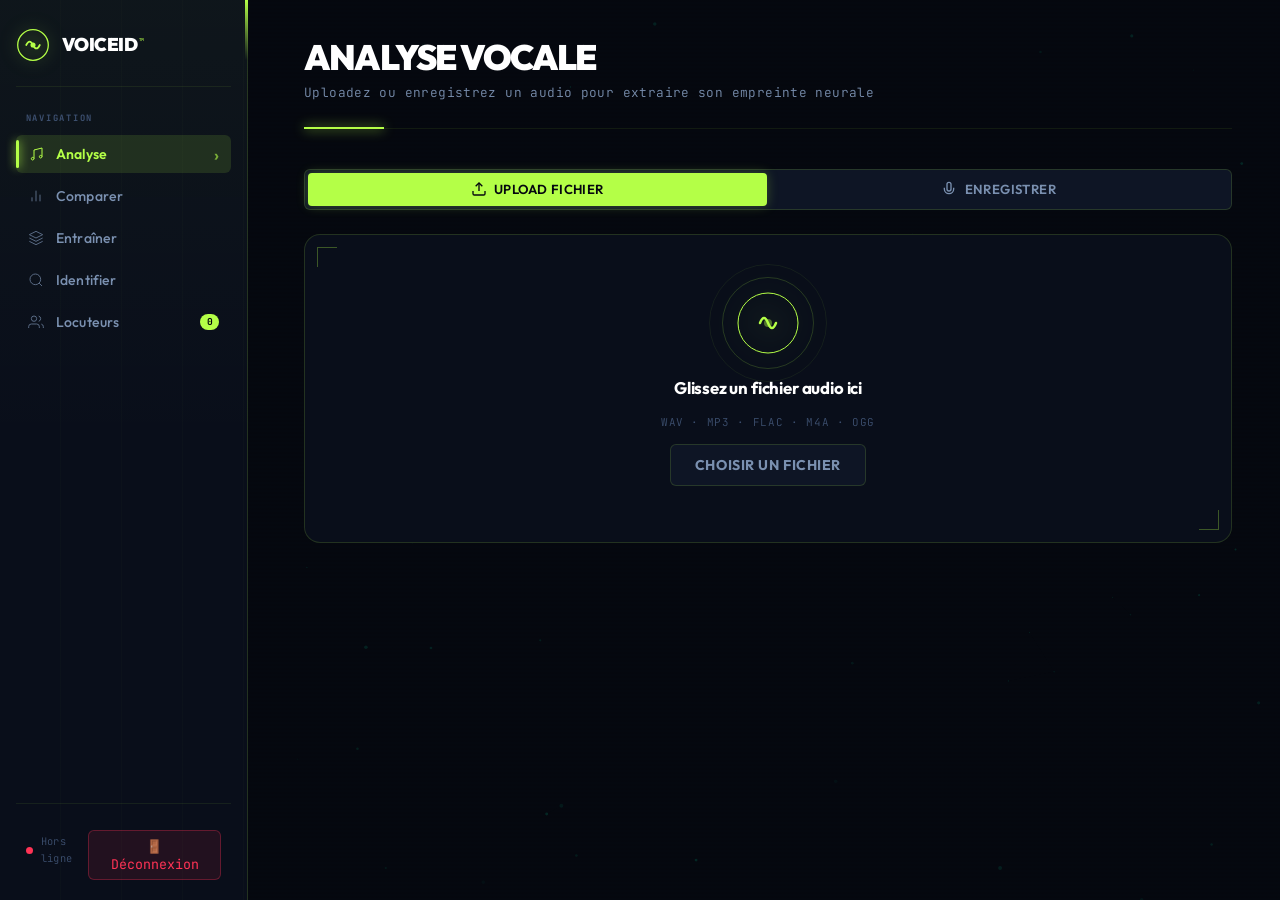
<file: frontend/index.html>
<!DOCTYPE html>
<html lang="fr">
<head>
  <meta charset="UTF-8"/>
  <meta name="viewport" content="width=device-width, initial-scale=1.0"/>
  <title>VoiceID — Neural Voice Recognition</title>
  <link rel="preconnect" href="https://fonts.googleapis.com"/>
  <link href="https://fonts.googleapis.com/css2?family=Space+Mono:wght@400;700&family=Syne:wght@400;600;700;800&display=swap" rel="stylesheet"/>
  <link rel="stylesheet" href="style.css"/>
</head>
<body>

<canvas id="bg-canvas"></canvas>

<!-- ── Sidebar ───────────────────────────────────────────────── -->
<nav class="sidebar" id="sidebar">
  <div class="sidebar-logo">
    <div class="logo-mark">
      <svg viewBox="0 0 40 40" fill="none">
        <circle cx="20" cy="20" r="18" stroke="currentColor" stroke-width="1.5"/>
        <path d="M12 20 Q16 12 20 20 Q24 28 28 20" stroke="currentColor" stroke-width="2" fill="none" stroke-linecap="round"/>
        <circle cx="20" cy="20" r="3" fill="currentColor"/>
      </svg>
    </div>
    <span class="logo-text">VoiceID</span>
  </div>

  <div class="nav-label">NAVIGATION</div>
  <ul class="nav-list">
    <li><button class="nav-btn active" data-tab="analyze">
      <span class="nav-icon"><svg viewBox="0 0 24 24" fill="none" stroke="currentColor" stroke-width="1.5"><path d="M9 19V6l12-3v13M9 19c0 1.1-.9 2-2 2s-2-.9-2-2 .9-2 2-2 2 .9 2 2zm12-3c0 1.1-.9 2-2 2s-2-.9-2-2 .9-2 2-2 2 .9 2 2z"/></svg></span>
      <span>Analyse</span>
    </button></li>
    <li><button class="nav-btn" data-tab="compare">
      <span class="nav-icon"><svg viewBox="0 0 24 24" fill="none" stroke="currentColor" stroke-width="1.5"><path d="M18 20V10M12 20V4M6 20v-6"/></svg></span>
      <span>Comparer</span>
    </button></li>
    <li><button class="nav-btn" data-tab="train">
      <span class="nav-icon"><svg viewBox="0 0 24 24" fill="none" stroke="currentColor" stroke-width="1.5"><path d="M12 2L2 7l10 5 10-5-10-5zM2 17l10 5 10-5M2 12l10 5 10-5"/></svg></span>
      <span>Entraîner</span>
    </button></li>
    <li><button class="nav-btn" data-tab="identify">
      <span class="nav-icon"><svg viewBox="0 0 24 24" fill="none" stroke="currentColor" stroke-width="1.5"><circle cx="11" cy="11" r="8"/><path d="m21 21-4.35-4.35"/></svg></span>
      <span>Identifier</span>
    </button></li>
    <li><button class="nav-btn" data-tab="speakers">
      <span class="nav-icon"><svg viewBox="0 0 24 24" fill="none" stroke="currentColor" stroke-width="1.5"><path d="M17 21v-2a4 4 0 0 0-4-4H5a4 4 0 0 0-4 4v2"/><circle cx="9" cy="7" r="4"/><path d="M23 21v-2a4 4 0 0 0-3-3.87"/><path d="M16 3.13a4 4 0 0 1 0 7.75"/></svg></span>
      <span>Locuteurs</span>
      <span class="nav-badge" id="badge-speakers">0</span>
    </button></li>
  </ul>

  <div class="sidebar-status">
    <div class="status-indicator" id="status-dot"></div>
    <span id="status-text">Connexion...</span>
  </div>
</nav>

<button class="mobile-nav-toggle" id="nav-toggle"><span></span><span></span><span></span></button>

<!-- ── Main ──────────────────────────────────────────────────── -->
<main class="main-content">

  <!-- ══ ANALYSE ══════════════════════════════════════════════ -->
  <section class="tab-panel active" id="tab-analyze">
    <div class="panel-header">
      <div>
        <h1 class="panel-title">Analyse Vocale</h1>
        <p class="panel-sub">Uploadez ou enregistrez un audio pour extraire son empreinte neurale</p>
      </div>
    </div>

    <!-- Source toggle -->
    <div class="source-toggle" id="analyze-toggle">
      <button class="src-btn active" data-src="upload" data-target="analyze">
        <svg viewBox="0 0 24 24" fill="none" stroke="currentColor" stroke-width="2" width="16" height="16"><path d="M21 15v4a2 2 0 0 1-2 2H5a2 2 0 0 1-2-2v-4"/><polyline points="17 8 12 3 7 8"/><line x1="12" y1="3" x2="12" y2="15"/></svg>
        Upload fichier
      </button>
      <button class="src-btn" data-src="record" data-target="analyze">
        <svg viewBox="0 0 24 24" fill="none" stroke="currentColor" stroke-width="2" width="16" height="16"><path d="M12 2a3 3 0 0 1 3 3v7a3 3 0 0 1-6 0V5a3 3 0 0 1 3-3z"/><path d="M19 10v2a7 7 0 0 1-14 0v-2"/></svg>
        Enregistrer
      </button>
    </div>

    <!-- Upload panel -->
    <div class="src-panel" id="analyze-upload-panel">
      <div class="drop-zone" id="analyze-dropzone">
        <div class="drop-inner">
          <div class="drop-icon">
            <svg viewBox="0 0 64 64" fill="none"><circle cx="32" cy="32" r="30" stroke="currentColor" stroke-width="1"/><path d="M24 32 Q28 22 32 32 Q36 42 40 32" stroke="currentColor" stroke-width="2.5" fill="none" stroke-linecap="round"/><circle cx="32" cy="32" r="4" fill="currentColor" opacity=".4"/></svg>
            <div class="drop-rings"></div>
          </div>
          <p class="drop-title">Glissez un fichier audio ici</p>
          <p class="drop-sub">WAV · MP3 · FLAC · M4A · OGG</p>
          <input type="file" id="analyze-input" accept=".wav,.mp3,.flac,.m4a,.ogg" hidden/>
          <button class="btn btn-ghost" onclick="document.getElementById('analyze-input').click()">Choisir un fichier</button>
        </div>
      </div>
    </div>

    <!-- Record panel -->
    <div class="src-panel hidden" id="analyze-record-panel">
      <div class="recorder-card" id="analyze-recorder">
        <div class="rec-visualizer" id="analyze-viz">
          <canvas id="analyze-canvas" width="500" height="80"></canvas>
        </div>
        <div class="rec-timer" id="analyze-timer">0:00</div>
        <div class="rec-controls">
          <button class="btn btn-record" id="analyze-rec-btn" onclick="toggleRecord('analyze')">
            <span class="rec-dot"></span> Commencer l'enregistrement
          </button>
          <button class="btn btn-ghost btn-sm hidden" id="analyze-send-btn" onclick="sendRecording('analyze')">
            <svg viewBox="0 0 24 24" fill="none" stroke="currentColor" stroke-width="2" width="16" height="16"><line x1="22" y1="2" x2="11" y2="13"/><polygon points="22 2 15 22 11 13 2 9 22 2"/></svg>
            Analyser cet audio
          </button>
        </div>
        <p class="rec-hint">Parlez clairement · Minimum 3 secondes · 16kHz WAV</p>
      </div>
    </div>

    <div class="result-card hidden" id="analyze-result"></div>
  </section>

  <!-- ══ COMPARER ══════════════════════════════════════════════ -->
  <section class="tab-panel" id="tab-compare">
    <div class="panel-header">
      <div>
        <h1 class="panel-title">Comparaison</h1>
        <p class="panel-sub">Comparez deux voix et mesurez leur similarité</p>
      </div>
    </div>

    <div class="compare-layout">
      <div class="compare-slot">
        <div class="slot-label">VOIX A</div>
        <div class="source-toggle mini" id="compare1-toggle">
          <button class="src-btn active" data-src="upload" data-target="compare1">Upload</button>
          <button class="src-btn" data-src="record" data-target="compare1">Micro</button>
        </div>
        <div id="compare1-upload-panel">
          <div class="slot-drop" id="slot1-drop">
            <div class="slot-icon"><svg viewBox="0 0 24 24" fill="none" stroke="currentColor" stroke-width="1.5"><path d="M12 2a3 3 0 0 1 3 3v7a3 3 0 0 1-6 0V5a3 3 0 0 1 3-3z"/><path d="M19 10v2a7 7 0 0 1-14 0v-2M12 19v3M8 22h8"/></svg></div>
            <p>Déposez ou cliquez</p>
            <input type="file" id="compare1-input" accept=".wav,.mp3,.flac,.m4a,.ogg" hidden/>
          </div>
        </div>
        <div id="compare1-record-panel" class="hidden">
          <div class="recorder-card mini">
            <canvas id="compare1-canvas" width="300" height="50"></canvas>
            <div class="rec-timer mini" id="compare1-timer">0:00</div>
            <div class="rec-controls mini">
              <button class="btn btn-record btn-sm" id="compare1-rec-btn" onclick="toggleRecord('compare1')">
                <span class="rec-dot"></span> Enregistrer
              </button>
              <button class="btn btn-ghost btn-sm hidden" id="compare1-send-btn" onclick="sendRecording('compare1')">✓ Utiliser</button>
            </div>
          </div>
        </div>
        <div class="slot-filename" id="slot1-name"></div>
      </div>

      <div class="vs-divider"><span>VS</span></div>

      <div class="compare-slot">
        <div class="slot-label">VOIX B</div>
        <div class="source-toggle mini" id="compare2-toggle">
          <button class="src-btn active" data-src="upload" data-target="compare2">Upload</button>
          <button class="src-btn" data-src="record" data-target="compare2">Micro</button>
        </div>
        <div id="compare2-upload-panel">
          <div class="slot-drop" id="slot2-drop">
            <div class="slot-icon"><svg viewBox="0 0 24 24" fill="none" stroke="currentColor" stroke-width="1.5"><path d="M12 2a3 3 0 0 1 3 3v7a3 3 0 0 1-6 0V5a3 3 0 0 1 3-3z"/><path d="M19 10v2a7 7 0 0 1-14 0v-2M12 19v3M8 22h8"/></svg></div>
            <p>Déposez ou cliquez</p>
            <input type="file" id="compare2-input" accept=".wav,.mp3,.flac,.m4a,.ogg" hidden/>
          </div>
        </div>
        <div id="compare2-record-panel" class="hidden">
          <div class="recorder-card mini">
            <canvas id="compare2-canvas" width="300" height="50"></canvas>
            <div class="rec-timer mini" id="compare2-timer">0:00</div>
            <div class="rec-controls mini">
              <button class="btn btn-record btn-sm" id="compare2-rec-btn" onclick="toggleRecord('compare2')">
                <span class="rec-dot"></span> Enregistrer
              </button>
              <button class="btn btn-ghost btn-sm hidden" id="compare2-send-btn" onclick="sendRecording('compare2')">✓ Utiliser</button>
            </div>
          </div>
        </div>
        <div class="slot-filename" id="slot2-name"></div>
      </div>
    </div>

    <div style="text-align:center;margin:2rem 0">
      <button class="btn btn-primary" id="compare-btn" disabled>
        <svg viewBox="0 0 24 24" fill="none" stroke="currentColor" stroke-width="2" width="18" height="18"><path d="M18 20V10M12 20V4M6 20v-6"/></svg>
        Analyser la similarité
      </button>
    </div>
    <div class="result-card hidden" id="compare-result"></div>
  </section>

  <!-- ══ ENTRAÎNER ═════════════════════════════════════════════ -->
  <section class="tab-panel" id="tab-train">
    <div class="panel-header">
      <div>
        <h1 class="panel-title">Entraîner un modèle</h1>
        <p class="panel-sub">Upload ou enregistrez 3+ audios, puis lancez l'entraînement</p>
      </div>
    </div>

    <div class="train-layout">
      <div class="form-card">
        <label class="field-label">NOM DU LOCUTEUR</label>
        <input type="text" id="speaker-name" class="field-input" placeholder="ex: Marie_Dupont" autocomplete="off"/>

        <label class="field-label" style="margin-top:1.5rem">SOURCES AUDIO</label>

        <!-- Toggle upload / record -->
        <div class="source-toggle" id="train-toggle">
          <button class="src-btn active" data-src="upload" data-target="train">
            <svg viewBox="0 0 24 24" fill="none" stroke="currentColor" stroke-width="2" width="14" height="14"><path d="M21 15v4a2 2 0 0 1-2 2H5a2 2 0 0 1-2-2v-4"/><polyline points="17 8 12 3 7 8"/><line x1="12" y1="3" x2="12" y2="15"/></svg>
            Upload fichiers
          </button>
          <button class="src-btn" data-src="record" data-target="train">
            <svg viewBox="0 0 24 24" fill="none" stroke="currentColor" stroke-width="2" width="14" height="14"><path d="M12 2a3 3 0 0 1 3 3v7a3 3 0 0 1-6 0V5a3 3 0 0 1 3-3z"/><path d="M19 10v2a7 7 0 0 1-14 0v-2"/></svg>
            Enregistrer
          </button>
        </div>

        <!-- Upload panel -->
        <div id="train-upload-panel">
          <div class="train-dropzone" id="train-dropzone">
            <input type="file" id="train-input" multiple accept=".wav,.mp3,.flac,.m4a,.ogg" hidden/>
            <svg viewBox="0 0 24 24" fill="none" stroke="currentColor" stroke-width="1.5" width="32" height="32"><path d="M21 15v4a2 2 0 0 1-2 2H5a2 2 0 0 1-2-2v-4"/><polyline points="17 8 12 3 7 8"/><line x1="12" y1="3" x2="12" y2="15"/></svg>
            <p>Glissez vos fichiers ici ou <button class="btn-link" onclick="document.getElementById('train-input').click()">parcourir</button></p>
            <p class="hint">Recommandé : 3+ fichiers · 5–30 sec chacun</p>
          </div>
        </div>

        <!-- Record panel for training -->
        <div id="train-record-panel" class="hidden">
          <div class="train-recorder-card">
            <div class="train-rec-header">
              <span class="field-label" style="margin:0">SESSION D'ENREGISTREMENT</span>
              <span class="rec-count-badge" id="train-rec-count">0 / 3 min</span>
            </div>
            <div class="rec-visualizer">
              <canvas id="train-canvas" width="460" height="70"></canvas>
            </div>
            <div class="rec-timer" id="train-timer">0:00</div>
            <div class="rec-controls">
              <button class="btn btn-record" id="train-rec-btn" onclick="toggleRecord('train')">
                <span class="rec-dot"></span> <span id="train-rec-label">Enregistrer l'échantillon</span>
              </button>
              <button class="btn btn-ghost btn-sm hidden" id="train-save-btn" onclick="saveTrainRecording()">
                <svg viewBox="0 0 24 24" fill="none" stroke="currentColor" stroke-width="2" width="14" height="14"><polyline points="20 6 9 17 4 12"/></svg>
                Sauvegarder cet échantillon
              </button>
            </div>
            <p class="rec-hint">Enregistrez au moins 3 échantillons différents · Parlez naturellement</p>
            <div class="train-rec-previews" id="train-rec-previews"></div>
          </div>
        </div>

        <!-- Shared file list (upload + recorded) -->
        <div class="file-list" id="train-file-list"></div>

        <button class="btn btn-primary btn-full" id="train-btn" disabled>
          <svg viewBox="0 0 24 24" fill="none" stroke="currentColor" stroke-width="2" width="18" height="18"><path d="M12 2L2 7l10 5 10-5-10-5zM2 17l10 5 10-5M2 12l10 5 10-5"/></svg>
          Entraîner le modèle
        </button>
      </div>
      <div class="result-card hidden" id="train-result" style="flex:1;min-width:280px;align-self:start"></div>
    </div>
  </section>

  <!-- ══ IDENTIFIER ════════════════════════════════════════════ -->
  <section class="tab-panel" id="tab-identify">
    <div class="panel-header">
      <div>
        <h1 class="panel-title">Identification</h1>
        <p class="panel-sub">Uploadez ou parlez au micro pour identifier le locuteur</p>
      </div>
    </div>

    <!-- Toggle -->
    <div class="source-toggle" id="identify-toggle">
      <button class="src-btn active" data-src="upload" data-target="identify">
        <svg viewBox="0 0 24 24" fill="none" stroke="currentColor" stroke-width="2" width="16" height="16"><path d="M21 15v4a2 2 0 0 1-2 2H5a2 2 0 0 1-2-2v-4"/><polyline points="17 8 12 3 7 8"/><line x1="12" y1="3" x2="12" y2="15"/></svg>
        Upload fichier
      </button>
      <button class="src-btn" data-src="record" data-target="identify">
        <svg viewBox="0 0 24 24" fill="none" stroke="currentColor" stroke-width="2" width="16" height="16"><path d="M12 2a3 3 0 0 1 3 3v7a3 3 0 0 1-6 0V5a3 3 0 0 1 3-3z"/><path d="M19 10v2a7 7 0 0 1-14 0v-2"/></svg>
        Micro en direct
      </button>
    </div>

    <!-- Upload panel -->
    <div class="src-panel" id="identify-upload-panel">
      <div class="drop-zone" id="identify-dropzone">
        <div class="drop-inner">
          <div class="drop-icon identify-icon">
            <svg viewBox="0 0 64 64" fill="none"><circle cx="32" cy="20" r="10" stroke="currentColor" stroke-width="1.5"/><path d="M12 56c0-11 9-20 20-20s20 9 20 20" stroke="currentColor" stroke-width="1.5"/><circle cx="32" cy="32" r="30" stroke="currentColor" stroke-width="1" stroke-dasharray="4 4"/></svg>
          </div>
          <p class="drop-title">Importer pour identifier</p>
          <p class="drop-sub">L'IA comparera avec tous les locuteurs enregistrés</p>
          <input type="file" id="identify-input" accept=".wav,.mp3,.flac,.m4a,.ogg" hidden/>
          <button class="btn btn-ghost" onclick="document.getElementById('identify-input').click()">Choisir un fichier</button>
        </div>
      </div>
    </div>

    <!-- Record panel -->
    <div class="src-panel hidden" id="identify-record-panel">
      <div class="recorder-card" id="identify-recorder">
        <div class="rec-visualizer" id="identify-viz">
          <canvas id="identify-canvas" width="500" height="80"></canvas>
        </div>
        <div class="rec-timer" id="identify-timer">0:00</div>
        <div class="rec-controls">
          <button class="btn btn-record" id="identify-rec-btn" onclick="toggleRecord('identify')">
            <span class="rec-dot"></span> Commencer l'identification
          </button>
          <button class="btn btn-primary hidden" id="identify-send-btn" onclick="sendRecording('identify')">
            <svg viewBox="0 0 24 24" fill="none" stroke="currentColor" stroke-width="2" width="16" height="16"><circle cx="11" cy="11" r="8"/><path d="m21 21-4.35-4.35"/></svg>
            Identifier maintenant
          </button>
        </div>
        <p class="rec-hint">Parlez 3–10 secondes · Haute qualité 16kHz garantie</p>
      </div>
    </div>

    <div class="result-card hidden" id="identify-result"></div>
  </section>

  <!-- ══ LOCUTEURS ═════════════════════════════════════════════ -->
  <section class="tab-panel" id="tab-speakers">
    <div class="panel-header">
      <div>
        <h1 class="panel-title">Locuteurs enregistrés</h1>
        <p class="panel-sub">Base de données des empreintes neurales</p>
      </div>
      <button class="btn btn-ghost btn-sm" onclick="loadSpeakers()">
        <svg viewBox="0 0 24 24" fill="none" stroke="currentColor" stroke-width="2" width="16" height="16"><polyline points="23 4 23 10 17 10"/><path d="M20.49 15a9 9 0 1 1-2.12-9.36L23 10"/></svg>
        Actualiser
      </button>
    </div>
    <div class="speakers-grid" id="speakers-grid">
      <div class="empty-state">
        <svg viewBox="0 0 24 24" fill="none" stroke="currentColor" stroke-width="1" width="48" height="48"><path d="M17 21v-2a4 4 0 0 0-4-4H5a4 4 0 0 0-4 4v2"/><circle cx="9" cy="7" r="4"/></svg>
        <p>Aucun locuteur enregistré</p>
        <p class="hint">Allez dans Entraîner pour ajouter un locuteur</p>
      </div>
    </div>
  </section>

</main>

<div class="toast-container" id="toast-container"></div>
<div class="loading-overlay hidden" id="loading-overlay">
  <div class="loading-spinner">
    <div class="spinner-ring"></div>
    <p id="loading-text">Traitement en cours...</p>
  </div>
</div>

<script src="script.js"></script>
</body>
</html>
</file>
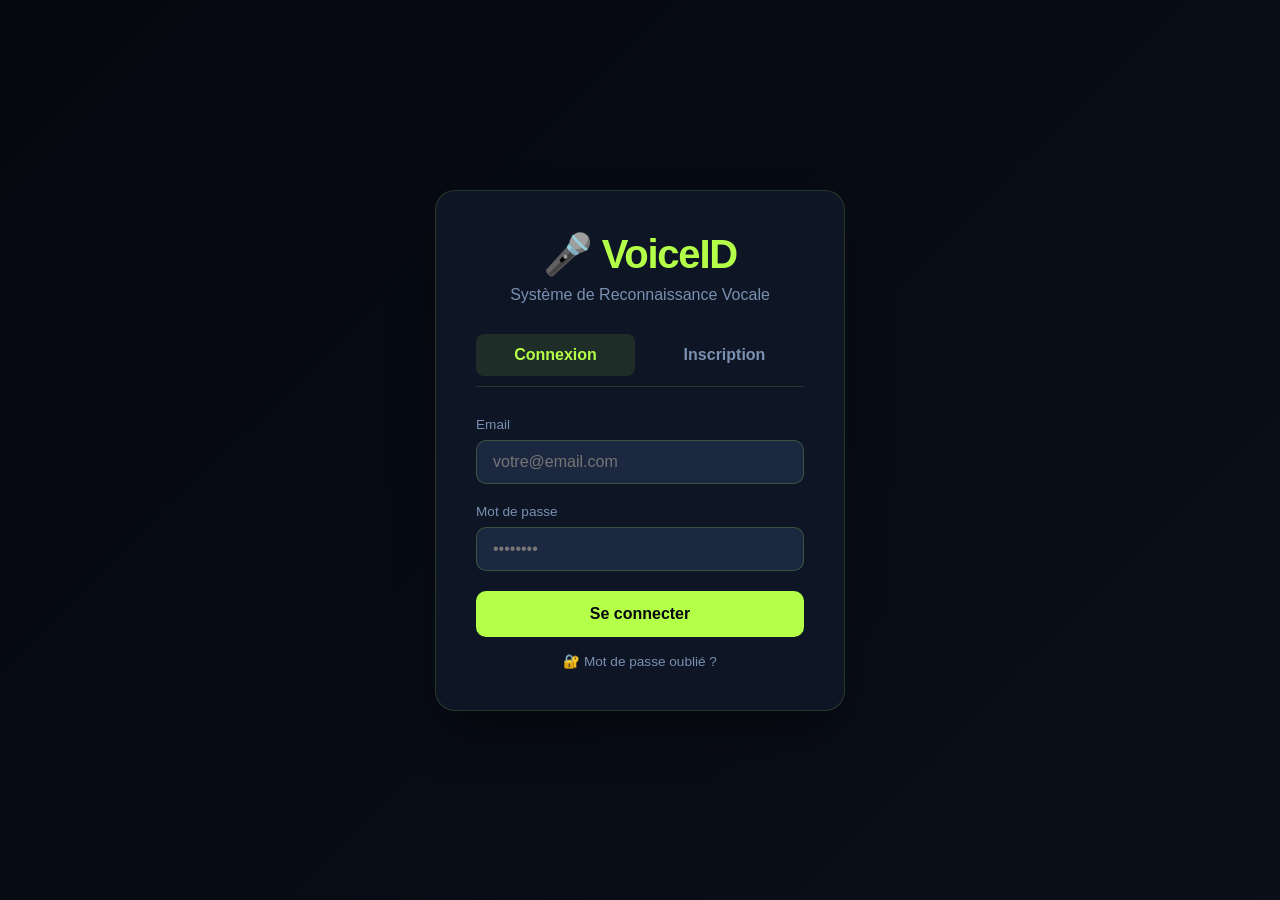
<file: frontend/auth.html>
<!DOCTYPE html>
<html lang="fr">
<head>
    <meta charset="UTF-8">
    <meta name="viewport" content="width=device-width, initial-scale=1.0">
    <title>VoiceID - Authentification</title>
    <style>
        * {
            margin: 0;
            padding: 0;
            box-sizing: border-box;
        }
        body {
            font-family: 'Segoe UI', Tahoma, Geneva, Verdana, sans-serif;
            background: linear-gradient(135deg, #05080f 0%, #0a0f1a 100%);
            min-height: 100vh;
            display: flex;
            justify-content: center;
            align-items: center;
        }
        .auth-container {
            width: 100%;
            max-width: 450px;
            padding: 20px;
        }
        .auth-card {
            background: #0e1525;
            border: 1px solid rgba(180, 255, 71, 0.15);
            border-radius: 20px;
            padding: 40px;
            box-shadow: 0 25px 50px -12px rgba(0, 0, 0, 0.5);
        }
        .auth-header {
            text-align: center;
            margin-bottom: 30px;
        }
        .auth-header h1 {
            font-size: 2.5rem;
            color: #b4ff47;
            letter-spacing: -0.03em;
        }
        .auth-header p {
            color: #7a90b0;
            margin-top: 8px;
        }
        .auth-tabs {
            display: flex;
            gap: 10px;
            margin-bottom: 30px;
            border-bottom: 1px solid rgba(180, 255, 71, 0.15);
            padding-bottom: 10px;
        }
        .tab-btn {
            flex: 1;
            padding: 12px;
            background: none;
            border: none;
            color: #7a90b0;
            font-size: 1rem;
            font-weight: 600;
            cursor: pointer;
            transition: all 0.2s;
            border-radius: 8px;
        }
        .tab-btn.active {
            background: rgba(180, 255, 71, 0.1);
            color: #b4ff47;
        }
        .auth-form {
            display: none;
        }
        .auth-form.active {
            display: block;
        }
        .form-group {
            margin-bottom: 20px;
        }
        .form-group label {
            display: block;
            color: #7a90b0;
            margin-bottom: 8px;
            font-size: 0.85rem;
            font-weight: 500;
        }
        .form-group input {
            width: 100%;
            padding: 12px 16px;
            background: #1c2840;
            border: 1px solid rgba(180, 255, 71, 0.2);
            border-radius: 10px;
            color: white;
            font-size: 1rem;
            transition: all 0.2s;
        }
        .form-group input:focus {
            outline: none;
            border-color: #b4ff47;
            box-shadow: 0 0 0 3px rgba(180, 255, 71, 0.1);
        }
        .btn-primary {
            width: 100%;
            padding: 14px;
            background: #b4ff47;
            border: none;
            border-radius: 10px;
            color: #05080f;
            font-size: 1rem;
            font-weight: 700;
            cursor: pointer;
            transition: all 0.2s;
        }
        .btn-primary:hover {
            background: #c8ff5c;
            transform: translateY(-2px);
        }
        .btn-secondary {
            width: 100%;
            padding: 12px;
            background: transparent;
            border: 1px solid rgba(180, 255, 71, 0.3);
            border-radius: 10px;
            color: #b4ff47;
            font-size: 0.9rem;
            font-weight: 600;
            cursor: pointer;
            transition: all 0.2s;
            margin-top: 10px;
        }
        .btn-secondary:hover {
            background: rgba(180, 255, 71, 0.1);
        }
        .error-message {
            margin-top: 15px;
            padding: 10px;
            background: rgba(255, 51, 85, 0.1);
            border: 1px solid rgba(255, 51, 85, 0.3);
            border-radius: 8px;
            color: #ff3355;
            font-size: 0.85rem;
            text-align: center;
            display: none;
        }
        .error-message.show {
            display: block;
        }
        .success-message {
            margin-top: 15px;
            padding: 10px;
            background: rgba(180, 255, 71, 0.1);
            border: 1px solid rgba(180, 255, 71, 0.3);
            border-radius: 8px;
            color: #b4ff47;
            font-size: 0.85rem;
            text-align: center;
            display: none;
        }
        .success-message.show {
            display: block;
        }
        .forgot-link {
            text-align: center;
            margin-top: 15px;
        }
        .forgot-link a {
            color: #7a90b0;
            font-size: 0.85rem;
            text-decoration: none;
            cursor: pointer;
        }
        .forgot-link a:hover {
            color: #b4ff47;
            text-decoration: underline;
        }
        .back-link {
            text-align: center;
            margin-top: 15px;
        }
        .back-link a {
            color: #7a90b0;
            font-size: 0.85rem;
            text-decoration: none;
            cursor: pointer;
        }
        .back-link a:hover {
            color: #b4ff47;
        }
    </style>
</head>
<body>
    <div class="auth-container">
        <div class="auth-card">
            <div class="auth-header">
                <h1>🎤 VoiceID</h1>
                <p>Système de Reconnaissance Vocale</p>
            </div>
            
            <!-- Tabs -->
            <div class="auth-tabs" id="auth-tabs">
                <button class="tab-btn active" data-tab="login">Connexion</button>
                <button class="tab-btn" data-tab="signup">Inscription</button>
            </div>
            
            <!-- Login Form -->
            <div id="login-form" class="auth-form active">
                <div class="form-group">
                    <label>Email</label>
                    <input type="email" id="login-email" placeholder="votre@email.com">
                </div>
                <div class="form-group">
                    <label>Mot de passe</label>
                    <input type="password" id="login-password" placeholder="••••••••">
                </div>
                <button class="btn-primary" onclick="handleLogin()">Se connecter</button>
                <div class="forgot-link">
                    <a onclick="showForgotPassword()">🔐 Mot de passe oublié ?</a>
                </div>
                <div id="login-error" class="error-message"></div>
            </div>
            
            <!-- Forgot Password Form -->
            <div id="forgot-form" class="auth-form">
                <div class="form-group">
                    <label>Votre adresse email</label>
                    <input type="email" id="forgot-email" placeholder="votre@email.com">
                </div>
                <button class="btn-primary" onclick="handleForgotPassword()">📧 Envoyer le lien de réinitialisation</button>
                <div class="back-link">
                    <a onclick="backToLogin()">← Retour à la connexion</a>
                </div>
                <div id="forgot-error" class="error-message"></div>
                <div id="forgot-success" class="success-message"></div>
            </div>
            
            <!-- Signup Form -->
            <div id="signup-form" class="auth-form">
                <div class="form-group">
                    <label>Nom d'utilisateur</label>
                    <input type="text" id="signup-username" placeholder="ex: JeanDupont">
                </div>
                <div class="form-group">
                    <label>Email</label>
                    <input type="email" id="signup-email" placeholder="votre@email.com">
                </div>
                <div class="form-group">
                    <label>Mot de passe</label>
                    <input type="password" id="signup-password" placeholder="••••••••">
                </div>
                <div class="form-group">
                    <label>Confirmer mot de passe</label>
                    <input type="password" id="signup-confirm" placeholder="••••••••">
                </div>
                <button class="btn-primary" onclick="handleSignup()">S'inscrire</button>
                <div id="signup-error" class="error-message"></div>
            </div>
        </div>
    </div>

    <script>
        const API_URL = 'http://localhost:5000/api';
        
        // Gestion des tabs
        document.querySelectorAll('.tab-btn').forEach(btn => {
            btn.addEventListener('click', () => {
                document.querySelectorAll('.tab-btn').forEach(b => b.classList.remove('active'));
                btn.classList.add('active');
                document.querySelectorAll('.auth-form').forEach(form => form.classList.remove('active'));
                document.getElementById(`${btn.dataset.tab}-form`).classList.add('active');
            });
        });
        
        // Afficher formulaire mot de passe oublié
        function showForgotPassword() {
            document.querySelectorAll('.auth-form').forEach(form => form.classList.remove('active'));
            document.getElementById('forgot-form').classList.add('active');
            document.getElementById('auth-tabs').style.display = 'none';
        }
        
        // Retour à la connexion
        function backToLogin() {
            document.querySelectorAll('.auth-form').forEach(form => form.classList.remove('active'));
            document.getElementById('login-form').classList.add('active');
            document.getElementById('auth-tabs').style.display = 'flex';
            document.getElementById('forgot-error').classList.remove('show');
            document.getElementById('forgot-success').classList.remove('show');
            document.getElementById('forgot-email').value = '';
        }
        
        // Connexion
        async function handleLogin() {
            const email = document.getElementById('login-email').value;
            const password = document.getElementById('login-password').value;
            const errorEl = document.getElementById('login-error');
            
            if (!email || !password) {
                errorEl.textContent = 'Veuillez remplir tous les champs';
                errorEl.classList.add('show');
                return;
            }
            
            try {
                const res = await fetch(`${API_URL}/auth/login`, {
                    method: 'POST',
                    headers: { 'Content-Type': 'application/json' },
                    body: JSON.stringify({ email, password })
                });
                const data = await res.json();
                
                if (data.success) {
                    localStorage.setItem('voice_user', JSON.stringify(data));
                    window.location.href = '/';
                } else {
                    errorEl.textContent = data.message || 'Email ou mot de passe incorrect';
                    errorEl.classList.add('show');
                }
            } catch (err) {
                errorEl.textContent = 'Erreur de connexion au serveur';
                errorEl.classList.add('show');
            }
        }
        
        // Mot de passe oublié
        async function handleForgotPassword() {
            const email = document.getElementById('forgot-email').value;
            const errorEl = document.getElementById('forgot-error');
            const successEl = document.getElementById('forgot-success');
            
            if (!email) {
                errorEl.textContent = 'Veuillez entrer votre email';
                errorEl.classList.add('show');
                successEl.classList.remove('show');
                return;
            }
            
            try {
                const res = await fetch(`${API_URL}/auth/forgot-password`, {
                    method: 'POST',
                    headers: { 'Content-Type': 'application/json' },
                    body: JSON.stringify({ email })
                });
                const data = await res.json();
                
                if (data.success) {
                    errorEl.classList.remove('show');
                    successEl.textContent = '📧 Un email vous a été envoyé avec les instructions pour réinitialiser votre mot de passe.';
                    successEl.classList.add('show');
                    document.getElementById('forgot-email').value = '';
                    
                    // Rediriger vers login après 5 secondes
                    setTimeout(() => {
                        backToLogin();
                    }, 5000);
                } else {
                    successEl.classList.remove('show');
                    errorEl.textContent = data.message || 'Une erreur est survenue';
                    errorEl.classList.add('show');
                }
            } catch (err) {
                errorEl.textContent = 'Erreur de connexion au serveur';
                errorEl.classList.add('show');
            }
        }
        
        // Inscription
        async function handleSignup() {
            const username = document.getElementById('signup-username').value;
            const email = document.getElementById('signup-email').value;
            const password = document.getElementById('signup-password').value;
            const confirm = document.getElementById('signup-confirm').value;
            const errorEl = document.getElementById('signup-error');
            
            if (!username || !email || !password) {
                errorEl.textContent = 'Veuillez remplir tous les champs';
                errorEl.classList.add('show');
                return;
            }
            
            if (password !== confirm) {
                errorEl.textContent = 'Les mots de passe ne correspondent pas';
                errorEl.classList.add('show');
                return;
            }
            
            if (password.length < 6) {
                errorEl.textContent = 'Le mot de passe doit contenir au moins 6 caractères';
                errorEl.classList.add('show');
                return;
            }
            
            try {
                const res = await fetch(`${API_URL}/auth/signup`, {
                    method: 'POST',
                    headers: { 'Content-Type': 'application/json' },
                    body: JSON.stringify({ email, password, username })
                });
                const data = await res.json();
                
                if (data.success) {
                    alert('✅ Inscription réussie ! Un email de confirmation vous a été envoyé.\n\nVeuillez vérifier votre boîte mail et cliquer sur le lien pour activer votre compte.');
                    
                    // Vider les champs
                    document.getElementById('signup-username').value = '';
                    document.getElementById('signup-email').value = '';
                    document.getElementById('signup-password').value = '';
                    document.getElementById('signup-confirm').value = '';
                    
                    // Retourner à la connexion
                    document.querySelector('.tab-btn[data-tab="login"]').click();
                } else {
                    errorEl.textContent = data.message || 'Erreur lors de l\'inscription';
                    errorEl.classList.add('show');
                }
            } catch (err) {
                errorEl.textContent = 'Erreur de connexion au serveur';
                errorEl.classList.add('show');
            }
        }
        
        // Vérifier si déjà connecté
        async function checkAuth() {
            const user = localStorage.getItem('voice_user');
            if (user) {
                try {
                    const res = await fetch(`${API_URL}/auth/me`);
                    const data = await res.json();
                    if (data.authenticated) {
                        window.location.href = '/';
                    } else {
                        localStorage.removeItem('voice_user');
                    }
                } catch(e) {
                    console.log('Auth check failed');
                }
            }
        }
        
        // Vérifier l'état de connexion au chargement
        checkAuth();
        
        // Support Enter key
        document.getElementById('login-password')?.addEventListener('keypress', function(e) {
            if (e.key === 'Enter') handleLogin();
        });
        document.getElementById('forgot-email')?.addEventListener('keypress', function(e) {
            if (e.key === 'Enter') handleForgotPassword();
        });
        document.getElementById('signup-confirm')?.addEventListener('keypress', function(e) {
            if (e.key === 'Enter') handleSignup();
        });
    </script>
</body>
</html>
</file>
<file: frontend/style.css>
/* ═══════════════════════════════════════════════════════════
   VoiceID — Cyberpunk Industriel Luxe
   Direction : Précision technique + tension électrique
   Typographie : Outfit (display) + JetBrains Mono (data)
   Palette : Noir profond · Vert acide électrique · Rouge alerte
   Signature : Grille brisée, bordures lumineuses, scanlines
═══════════════════════════════════════════════════════════ */

@import url('https://fonts.googleapis.com/css2?family=Outfit:wght@300;400;500;600;700;900&family=JetBrains+Mono:ital,wght@0,300;0,400;0,500;0,700;1,300&display=swap');

:root {
  --ink:        #05080f;
  --ink2:       #090e1a;
  --ink3:       #0e1525;
  --ink4:       #141d30;
  --ink5:       #1c2840;
  --lime:       #b4ff47;
  --lime-dim:   #7ab82f;
  --lime-glow:  rgba(180,255,71,.12);
  --lime-halo:  rgba(180,255,71,.06);
  --cyan:       #00e5ff;
  --cyan-dim:   rgba(0,229,255,.15);
  --red:        #ff3355;
  --red-dim:    rgba(255,51,85,.12);
  --amber:      #ffa926;
  --amber-dim:  rgba(255,169,38,.12);
  --text:       #d8e4f0;
  --text-2:     #7a90b0;
  --text-3:     #3d5070;
  --wire:       rgba(180,255,71,.08);
  --wire-2:     rgba(180,255,71,.15);
  --wire-3:     rgba(180,255,71,.3);
  --f-xs:   .68rem;
  --f-sm:   .8rem;
  --f-base: .95rem;
  --f-md:   1.05rem;
  --f-lg:   1.35rem;
  --f-xl:   2.2rem;
  --r:    10px;
  --r-sm: 6px;
  --r-lg: 16px;
  --sw: 248px;
  --ease: cubic-bezier(.22,1,.36,1);
}

*,*::before,*::after{box-sizing:border-box;margin:0;padding:0}
html{scroll-behavior:smooth}
body{
  font-family:'Outfit',sans-serif;
  font-size:var(--f-base);
  font-weight:400;
  line-height:1.6;
  background:var(--ink);
  color:var(--text);
  min-height:100vh;
  overflow-x:hidden;
  display:flex;
  background-image:repeating-linear-gradient(0deg,transparent,transparent 2px,rgba(0,0,0,.08) 2px,rgba(0,0,0,.08) 4px);
}

code{font-family:'JetBrains Mono',monospace}
#bg-canvas{position:fixed;inset:0;z-index:0;pointer-events:none;opacity:.35}

/* ── Sidebar ────────────────────────────── */
.sidebar{
  position:fixed;top:0;left:0;bottom:0;
  width:var(--sw);
  background:var(--ink2);
  border-right:1px solid var(--wire-2);
  display:flex;flex-direction:column;
  padding:1.75rem 1rem 1.25rem;
  z-index:100;
  transition:transform .35s var(--ease);
  background-image:
    linear-gradient(180deg,rgba(180,255,71,.03) 0%,transparent 50%),
    repeating-linear-gradient(90deg,transparent,transparent 60px,rgba(180,255,71,.015) 60px,rgba(180,255,71,.015) 61px);
}
.sidebar::before{
  content:'';position:absolute;top:0;right:-1px;
  width:3px;height:60px;
  background:linear-gradient(180deg,var(--lime) 0%,transparent 100%);
}

.sidebar-logo{display:flex;align-items:center;gap:.75rem;padding-bottom:1.5rem;margin-bottom:1.5rem;border-bottom:1px solid var(--wire);position:relative}
.logo-mark{width:34px;height:34px;color:var(--lime);flex-shrink:0;filter:drop-shadow(0 0 8px rgba(180,255,71,.5))}
.logo-mark svg{width:100%;height:100%}
.logo-text{font-size:1.15rem;font-weight:900;letter-spacing:-.03em;color:#fff;text-transform:uppercase}
.logo-text::after{content:'™';font-size:.5rem;font-weight:400;vertical-align:super;margin-left:2px;color:var(--lime);font-family:'JetBrains Mono',monospace}

.nav-label{font-family:'JetBrains Mono',monospace;font-size:.55rem;font-weight:700;letter-spacing:.2em;color:var(--text-3);padding:0 .6rem;margin-bottom:.6rem;text-transform:uppercase}
.nav-list{list-style:none;display:flex;flex-direction:column;gap:.2rem;flex:1}

.nav-btn{
  width:100%;display:flex;align-items:center;gap:.75rem;
  padding:.65rem .75rem;background:none;border:none;
  border-radius:var(--r-sm);color:var(--text-2);cursor:pointer;
  font-family:'Outfit',sans-serif;font-size:.88rem;font-weight:500;
  text-align:left;transition:all .18s var(--ease);position:relative;letter-spacing:.01em;
}
.nav-btn:hover{background:var(--wire);color:var(--text)}
.nav-btn.active{background:var(--lime-glow);color:var(--lime);font-weight:600}
.nav-btn.active::before{content:'';position:absolute;left:0;top:15%;bottom:15%;width:2.5px;background:var(--lime);border-radius:99px;box-shadow:0 0 10px var(--lime)}
.nav-btn.active::after{content:'›';position:absolute;right:.75rem;font-size:1.1rem;color:var(--lime);opacity:.6}

.nav-icon{width:16px;height:16px;flex-shrink:0;opacity:.7}
.nav-btn.active .nav-icon{opacity:1}
.nav-icon svg{width:100%;height:100%}

.nav-badge{margin-left:auto;background:var(--lime);color:var(--ink);font-family:'JetBrains Mono',monospace;font-size:.6rem;font-weight:700;padding:.1rem .4rem;border-radius:99px;min-width:18px;text-align:center;letter-spacing:0}
.nav-badge:empty{display:none}

.sidebar-status{display:flex;align-items:center;gap:.5rem;padding:1rem .6rem 0;border-top:1px solid var(--wire);margin-top:auto;font-family:'JetBrains Mono',monospace;font-size:.65rem;font-weight:300;color:var(--text-3);letter-spacing:.03em}
.status-indicator{width:7px;height:7px;border-radius:50%;background:var(--text-3);flex-shrink:0;transition:all .3s}
.status-indicator.online{background:var(--lime);box-shadow:0 0 6px var(--lime),0 0 14px rgba(180,255,71,.3);animation:pulse 2.5s infinite}
.status-indicator.offline{background:var(--red)}

/* Mobile */
.mobile-nav-toggle{display:none;position:fixed;top:1rem;left:1rem;z-index:200;background:var(--ink2);border:1px solid var(--wire-2);border-radius:var(--r-sm);width:40px;height:40px;cursor:pointer;flex-direction:column;align-items:center;justify-content:center;gap:5px}
.mobile-nav-toggle span{display:block;width:16px;height:1.5px;background:var(--text);border-radius:2px;transition:.25s}

/* ── Main ─────────────────────────────── */
.main-content{margin-left:var(--sw);flex:1;padding:2.5rem 3rem 3rem 3.5rem;position:relative;z-index:1;min-height:100vh}
.tab-panel{display:none;animation:fadeUp .35s var(--ease) both}
.tab-panel.active{display:block}

.panel-header{display:flex;align-items:flex-start;justify-content:space-between;gap:1rem;margin-bottom:2.5rem;padding-bottom:1.5rem;border-bottom:1px solid var(--wire);position:relative}
.panel-header::after{content:'';position:absolute;bottom:-1px;left:0;width:80px;height:2px;background:var(--lime);box-shadow:0 0 12px var(--lime)}

.panel-title{font-size:var(--f-xl);font-weight:900;letter-spacing:-.05em;line-height:1;color:#fff;text-transform:uppercase}
.panel-sub{margin-top:.5rem;color:var(--text-2);font-size:var(--f-sm);font-family:'JetBrains Mono',monospace;font-weight:300;letter-spacing:.03em}

/* ── Source Toggle ─────────────────────── */
.source-toggle{display:flex;gap:3px;margin-bottom:1.5rem;background:var(--ink3);border:1px solid var(--wire-2);border-radius:var(--r-sm);padding:3px}
.source-toggle.mini{margin-bottom:.75rem;padding:2px}
.src-btn{flex:1;display:flex;align-items:center;justify-content:center;gap:.45rem;padding:.55rem 1rem;background:none;border:none;border-radius:4px;color:var(--text-2);font-family:'Outfit',sans-serif;font-size:.82rem;font-weight:600;letter-spacing:.03em;cursor:pointer;transition:all .15s;text-transform:uppercase}
.source-toggle.mini .src-btn{padding:.35rem .65rem;font-size:.72rem}
.src-btn:hover{color:var(--text);background:var(--wire)}
.src-btn.active{background:var(--lime);color:var(--ink);box-shadow:0 0 12px rgba(180,255,71,.25)}
.src-panel.hidden{display:none}

/* ── Drop Zone ─────────────────────────── */
.drop-zone{
  border:1px solid var(--wire-2);border-radius:var(--r-lg);
  padding:3.5rem 2rem;text-align:center;cursor:pointer;
  transition:all .25s var(--ease);margin-bottom:1.5rem;
  background:var(--ink2);position:relative;overflow:hidden;
}
.drop-zone::before,.drop-zone::after{content:'';position:absolute;width:20px;height:20px;border-color:var(--wire-3);border-style:solid}
.drop-zone::before{top:12px;left:12px;border-width:1.5px 0 0 1.5px}
.drop-zone::after{bottom:12px;right:12px;border-width:0 1.5px 1.5px 0}
.drop-zone:hover,.drop-zone.drag-over{border-color:var(--lime);background:var(--lime-halo);box-shadow:inset 0 0 40px rgba(180,255,71,.04),0 0 24px rgba(180,255,71,.08)}

.drop-inner{display:flex;flex-direction:column;align-items:center;gap:.75rem}
.drop-icon{width:64px;height:64px;color:var(--lime);position:relative;margin-bottom:.5rem;filter:drop-shadow(0 0 12px rgba(180,255,71,.4))}
.drop-icon svg{width:100%;height:100%}
.drop-rings{position:absolute;inset:-14px;border-radius:50%;border:1px solid rgba(180,255,71,.18);animation:ringPulse 2.8s ease-in-out infinite}
.drop-rings::after{content:'';position:absolute;inset:-14px;border-radius:50%;border:1px solid rgba(180,255,71,.07);animation:ringPulse 2.8s ease-in-out infinite .9s}
.drop-title{font-size:var(--f-md);font-weight:700;letter-spacing:-.01em;color:#fff}
.drop-sub{font-family:'JetBrains Mono',monospace;font-size:var(--f-xs);font-weight:300;color:var(--text-3);letter-spacing:.06em;text-transform:uppercase}

/* ── Recorder ──────────────────────────── */
.recorder-card{background:var(--ink2);border:1px solid var(--wire-2);border-radius:var(--r-lg);padding:2rem 2rem 1.5rem;display:flex;flex-direction:column;align-items:center;gap:1.25rem;margin-bottom:1.5rem;text-align:center;position:relative;overflow:hidden}
.recorder-card::before{content:'REC';position:absolute;top:1rem;right:1.25rem;font-family:'JetBrains Mono',monospace;font-size:.6rem;font-weight:700;color:var(--text-3);letter-spacing:.15em}
.recorder-card.mini{padding:1rem 1rem .75rem;gap:.6rem;border-radius:var(--r)}

.rec-visualizer{width:100%;border-radius:var(--r-sm);overflow:hidden;background:var(--ink);border:1px solid var(--wire);position:relative}
.rec-visualizer::before{content:'';position:absolute;inset:0;background:repeating-linear-gradient(90deg,rgba(180,255,71,.015) 0,rgba(180,255,71,.015) 1px,transparent 1px,transparent 40px);pointer-events:none}
.rec-visualizer canvas{display:block;width:100%;height:80px}
.recorder-card.mini .rec-visualizer canvas{height:48px}

.rec-timer{font-family:'JetBrains Mono',monospace;font-size:2.4rem;font-weight:700;color:var(--lime);letter-spacing:.08em;text-shadow:0 0 20px rgba(180,255,71,.4);line-height:1}
.rec-timer.mini{font-size:1.15rem}

.rec-controls{display:flex;gap:.75rem;align-items:center;flex-wrap:wrap;justify-content:center}
.rec-controls.mini{gap:.4rem}
.rec-hint{font-family:'JetBrains Mono',monospace;font-size:.62rem;font-weight:300;color:var(--text-3);letter-spacing:.05em}

.btn-record{background:var(--red-dim);color:var(--red);border:1px solid rgba(255,51,85,.25);padding:.7rem 1.5rem;display:inline-flex;align-items:center;gap:.6rem;border-radius:var(--r-sm);font-family:'Outfit',sans-serif;font-size:.88rem;font-weight:700;letter-spacing:.04em;text-transform:uppercase;cursor:pointer;transition:all .2s}
.btn-record:hover{background:rgba(255,51,85,.2);box-shadow:0 0 16px rgba(255,51,85,.2)}
.btn-record.recording{background:var(--red);color:#fff;border-color:var(--red);box-shadow:0 0 20px rgba(255,51,85,.4);animation:recPulse 1.5s ease-in-out infinite}
.rec-dot{width:9px;height:9px;border-radius:50%;background:currentColor;flex-shrink:0}
.btn-record.recording .rec-dot{animation:blink 1s ease-in-out infinite}

.train-recorder-card{background:var(--ink3);border:1px solid var(--wire-2);border-radius:var(--r);padding:1.25rem;display:flex;flex-direction:column;gap:.85rem}
.train-rec-header{display:flex;justify-content:space-between;align-items:center}
.rec-count-badge{font-family:'JetBrains Mono',monospace;font-size:.65rem;font-weight:700;color:var(--lime);background:var(--lime-glow);border:1px solid var(--wire-3);padding:.15rem .55rem;border-radius:99px;letter-spacing:.05em}
.train-rec-previews{display:flex;flex-wrap:wrap;gap:.4rem;margin-top:.1rem}
.rec-preview-chip{display:flex;align-items:center;gap:.35rem;padding:.25rem .65rem;background:var(--lime-halo);border:1px solid var(--wire-3);border-radius:99px;font-family:'JetBrains Mono',monospace;font-size:.65rem;font-weight:500;color:var(--lime);letter-spacing:.02em}
.rec-preview-chip button{background:none;border:none;cursor:pointer;color:var(--text-3);padding:0;line-height:1;font-size:.9rem;transition:color .15s}
.rec-preview-chip button:hover{color:var(--red)}

/* ── Compare ───────────────────────────── */
.compare-layout{display:grid;grid-template-columns:1fr auto 1fr;gap:1.5rem;align-items:start;margin-bottom:1rem}
.compare-slot{display:flex;flex-direction:column;gap:.5rem}
.slot-label{font-family:'JetBrains Mono',monospace;font-size:.6rem;font-weight:700;letter-spacing:.18em;color:var(--text-3);text-transform:uppercase}
.slot-drop{border:1px solid var(--wire-2);border-radius:var(--r-lg);padding:1.5rem;text-align:center;cursor:pointer;background:var(--ink2);transition:all .25s var(--ease);display:flex;flex-direction:column;align-items:center;gap:.5rem;font-size:.88rem;color:var(--text-2)}
.slot-drop:hover{border-color:var(--lime);background:var(--lime-halo)}
.slot-drop.ready{border-color:rgba(180,255,71,.35);border-style:solid;background:var(--lime-halo)}
.slot-icon{width:28px;height:28px;color:var(--lime);opacity:.5}
.slot-icon svg{width:100%;height:100%}
.slot-filename{font-family:'JetBrains Mono',monospace;font-size:.65rem;font-weight:400;color:var(--lime);min-height:1rem;word-break:break-all;letter-spacing:.02em}
.vs-divider{display:flex;align-items:center;justify-content:center;padding-top:3rem}
.vs-divider span{font-family:'JetBrains Mono',monospace;font-size:.75rem;font-weight:700;color:var(--text-3);letter-spacing:.2em;writing-mode:vertical-rl}

/* ── Train ─────────────────────────────── */
.train-layout{display:flex;gap:1.5rem;align-items:flex-start;flex-wrap:wrap}
.form-card{flex:1;min-width:300px;background:var(--ink2);border:1px solid var(--wire-2);border-radius:var(--r-lg);padding:1.75rem;position:relative}
.form-card::before{content:'';position:absolute;top:10px;right:10px;width:16px;height:16px;border-top:1px solid var(--wire-3);border-right:1px solid var(--wire-3)}

.field-label{display:block;font-family:'JetBrains Mono',monospace;font-size:.6rem;font-weight:700;letter-spacing:.16em;color:var(--text-3);margin-bottom:.5rem;text-transform:uppercase}
.field-input{width:100%;padding:.75rem 1rem;background:var(--ink);border:1px solid var(--wire-2);border-radius:var(--r-sm);color:var(--text);font-family:'Outfit',sans-serif;font-size:var(--f-base);font-weight:500;transition:border-color .2s,box-shadow .2s;letter-spacing:.01em}
.field-input:focus{outline:none;border-color:var(--lime);box-shadow:0 0 0 3px var(--lime-glow),inset 0 0 12px rgba(180,255,71,.03)}
.field-input::placeholder{color:var(--text-3);font-weight:300;font-family:'JetBrains Mono',monospace;font-size:.8rem}

.train-dropzone{border:1px dashed var(--wire-2);border-radius:var(--r-sm);padding:1.5rem 1rem;text-align:center;cursor:pointer;background:var(--ink3);transition:all .25s var(--ease);display:flex;flex-direction:column;align-items:center;gap:.5rem;color:var(--text-2);font-size:.88rem;margin-top:.5rem}
.train-dropzone:hover{border-color:var(--lime);background:var(--lime-halo)}
.btn-link{background:none;border:none;cursor:pointer;color:var(--lime);font-family:inherit;font-size:inherit;text-decoration:none;border-bottom:1px solid rgba(180,255,71,.3);padding:0 0 1px;transition:border-color .15s}
.btn-link:hover{border-color:var(--lime)}
.hint{font-family:'JetBrains Mono',monospace;font-size:.62rem;font-weight:300;color:var(--text-3);letter-spacing:.04em}

.file-list{margin-top:1rem;display:flex;flex-direction:column;gap:.4rem;max-height:220px;overflow-y:auto}
.file-item{display:flex;align-items:center;gap:.7rem;padding:.55rem .75rem;background:var(--ink3);border-radius:var(--r-sm);border:1px solid var(--wire);font-size:.8rem;animation:fadeUp .2s ease both;transition:border-color .15s}
.file-item:hover{border-color:var(--wire-2)}
.file-item-name{flex:1;overflow:hidden;text-overflow:ellipsis;white-space:nowrap;font-weight:500;color:var(--text)}
.file-item-size{font-family:'JetBrains Mono',monospace;font-size:.62rem;font-weight:300;color:var(--text-3)}
.file-item-status{font-family:'JetBrains Mono',monospace;font-size:.6rem;font-weight:700;letter-spacing:.05em;padding:.12rem .45rem;border-radius:99px;text-transform:uppercase}
.file-item-status.uploaded{background:var(--lime-glow);color:var(--lime);border:1px solid var(--wire-3)}
.file-item-status.pending{background:var(--amber-dim);color:var(--amber)}
.file-item-remove{background:none;border:none;cursor:pointer;color:var(--text-3);padding:.1rem;display:flex;align-items:center;transition:color .15s}
.file-item-remove:hover{color:var(--red)}

/* ── Buttons ───────────────────────────── */
.btn{display:inline-flex;align-items:center;gap:.5rem;padding:.7rem 1.5rem;border:none;border-radius:var(--r-sm);font-family:'Outfit',sans-serif;font-size:.88rem;font-weight:700;letter-spacing:.04em;text-transform:uppercase;cursor:pointer;transition:all .18s var(--ease);position:relative;overflow:hidden}
.btn:disabled{opacity:.3;cursor:not-allowed}
.btn-primary{background:var(--lime);color:var(--ink)}
.btn-primary:not(:disabled):hover{background:#c8ff5c;box-shadow:0 0 24px rgba(180,255,71,.35),0 4px 12px rgba(0,0,0,.3);transform:translateY(-1px)}
.btn-primary:not(:disabled):active{transform:translateY(0)}
.btn-ghost{background:var(--ink3);color:var(--text-2);border:1px solid var(--wire-2)}
.btn-ghost:hover{background:var(--ink4);color:var(--text);border-color:var(--wire-3)}
.btn-danger-ghost{background:var(--red-dim);color:var(--red);border:1px solid rgba(255,51,85,.2)}
.btn-danger-ghost:hover{background:rgba(255,51,85,.18)}
.btn-full{width:100%;margin-top:1.5rem;justify-content:center;padding:.85rem 1.5rem;font-size:.92rem;letter-spacing:.06em}
.btn-sm{padding:.45rem .9rem;font-size:.75rem;letter-spacing:.05em}

/* ── Result Cards ──────────────────────── */
.result-card{background:var(--ink2);border:1px solid var(--wire-2);border-radius:var(--r-lg);padding:1.75rem;animation:fadeUp .35s var(--ease) both;position:relative;overflow:hidden}
.result-card.hidden{display:none}
.result-card.success{border-color:rgba(180,255,71,.25);background-image:linear-gradient(135deg,rgba(180,255,71,.04) 0%,transparent 50%)}
.result-card.error{border-color:rgba(255,51,85,.25);background-image:linear-gradient(135deg,rgba(255,51,85,.04) 0%,transparent 50%)}
.result-card.info{border-color:rgba(0,229,255,.2);background-image:linear-gradient(135deg,rgba(0,229,255,.03) 0%,transparent 50%)}
.result-card.success::before{content:'';position:absolute;left:0;top:0;bottom:0;width:3px;background:linear-gradient(180deg,var(--lime) 0%,transparent 100%)}
.result-card.error::before{content:'';position:absolute;left:0;top:0;bottom:0;width:3px;background:linear-gradient(180deg,var(--red) 0%,transparent 100%)}
.result-card.info::before{content:'';position:absolute;left:0;top:0;bottom:0;width:3px;background:linear-gradient(180deg,var(--cyan) 0%,transparent 100%)}

.result-title{font-size:var(--f-md);font-weight:700;margin-bottom:1.25rem;display:flex;align-items:center;gap:.5rem;letter-spacing:-.01em;color:#fff}
.stat-grid{display:grid;grid-template-columns:repeat(auto-fill,minmax(150px,1fr));gap:.75rem;margin-bottom:1.25rem}
.stat-item{background:var(--ink3);border-radius:var(--r-sm);border:1px solid var(--wire);padding:.85rem 1rem;position:relative;overflow:hidden}
.stat-label{font-family:'JetBrains Mono',monospace;font-size:.58rem;font-weight:700;letter-spacing:.12em;color:var(--text-3);margin-bottom:.35rem;text-transform:uppercase;display:block}
.stat-value{font-family:'JetBrains Mono',monospace;font-size:1.05rem;font-weight:700;color:var(--lime);letter-spacing:-.01em}
.stat-value.neutral{color:#fff;font-family:'Outfit',sans-serif;font-weight:600}

.sim-bar-wrap{margin:1rem 0}
.sim-bar-label{display:flex;justify-content:space-between;margin-bottom:.5rem;font-size:.75rem}
.sim-bar-label span:first-child{font-family:'JetBrains Mono',monospace;font-weight:300;color:var(--text-3);letter-spacing:.04em;font-size:.65rem;text-transform:uppercase}
.sim-bar-label span:last-child{font-family:'JetBrains Mono',monospace;font-weight:700;color:var(--lime);font-size:.82rem}
.sim-bar-track{height:8px;background:var(--ink);border-radius:2px;overflow:hidden;border:1px solid var(--wire)}
.sim-bar-fill{height:100%;border-radius:2px;transition:width 1.2s cubic-bezier(.22,1,.36,1);position:relative}
.sim-bar-fill::after{content:'';position:absolute;inset:0;background:linear-gradient(90deg,transparent 60%,rgba(255,255,255,.25))}

.verdict-badge{display:inline-flex;align-items:center;gap:.4rem;padding:.35rem 1rem;border-radius:4px;font-family:'JetBrains Mono',monospace;font-weight:700;font-size:.78rem;letter-spacing:.08em;text-transform:uppercase;margin-top:.75rem}
.verdict-same{background:var(--lime-glow);color:var(--lime);border:1px solid var(--wire-3)}
.verdict-diff{background:var(--red-dim);color:var(--red);border:1px solid rgba(255,51,85,.2)}
.verdict-unknown{background:var(--amber-dim);color:var(--amber);border:1px solid rgba(255,169,38,.2)}

.scores-list{margin-top:1rem;display:flex;flex-direction:column;gap:.4rem}
.score-row{display:flex;align-items:center;gap:.75rem;padding:.5rem .75rem;background:var(--ink3);border-radius:var(--r-sm);border:1px solid var(--wire);font-size:.82rem;transition:border-color .15s}
.score-row:hover{border-color:var(--wire-2)}
.score-name{flex:1;font-weight:600;color:var(--text)}
.score-pct{font-family:'JetBrains Mono',monospace;font-size:.72rem;font-weight:700;color:var(--lime)}

/* ── Speakers ──────────────────────────── */
.speakers-grid{display:grid;grid-template-columns:repeat(auto-fill,minmax(260px,1fr));gap:1rem}
.speaker-card{background:var(--ink2);border:1px solid var(--wire-2);border-radius:var(--r-lg);padding:1.25rem 1.5rem;display:flex;flex-direction:column;gap:.5rem;transition:all .2s var(--ease);animation:fadeUp .3s ease both;position:relative;overflow:hidden}
.speaker-card:hover{transform:translateY(-3px);border-color:rgba(180,255,71,.25);box-shadow:0 8px 32px rgba(0,0,0,.3),0 0 24px rgba(180,255,71,.05)}
.speaker-avatar{width:42px;height:42px;border-radius:8px;background:var(--lime-glow);border:1px solid var(--wire-3);display:flex;align-items:center;justify-content:center;font-size:1.15rem;font-weight:900;color:var(--lime);margin-bottom:.25rem;font-family:'Outfit',sans-serif}
.speaker-name{font-size:1rem;font-weight:700;letter-spacing:-.01em;color:#fff}
.speaker-meta{font-family:'JetBrains Mono',monospace;font-size:.62rem;font-weight:300;color:var(--text-3);letter-spacing:.04em}
.speaker-consistency{display:flex;align-items:center;gap:.5rem;font-size:.75rem}
.mini-bar{flex:1;height:3px;background:var(--ink);border-radius:2px;overflow:hidden}
.mini-bar-fill{height:100%;background:var(--lime);border-radius:2px;box-shadow:0 0 6px rgba(180,255,71,.4)}
.speaker-actions{margin-top:.5rem}
.empty-state{grid-column:1/-1;text-align:center;padding:4rem 2rem;color:var(--text-3);display:flex;flex-direction:column;align-items:center;gap:.75rem}
.empty-state svg{opacity:.25}

/* ── Toast ─────────────────────────────── */
.toast-container{position:fixed;bottom:1.5rem;right:1.5rem;z-index:1000;display:flex;flex-direction:column;gap:.4rem}
.toast{display:flex;align-items:center;gap:.7rem;padding:.8rem 1.1rem;border-radius:var(--r-sm);font-family:'JetBrains Mono',monospace;font-size:.72rem;font-weight:500;letter-spacing:.03em;animation:toastIn .25s var(--ease) both;max-width:300px;box-shadow:0 8px 32px rgba(0,0,0,.5);border:1px solid transparent}
.toast.success{background:#0e2a14;color:var(--lime);border-color:var(--wire-3)}
.toast.error{background:#2a0a10;color:var(--red);border-color:rgba(255,51,85,.2)}
.toast.info{background:var(--ink3);color:var(--text);border-color:var(--wire-2)}
.toast.warning{background:#2a1a05;color:var(--amber);border-color:rgba(255,169,38,.2)}
.toast.fade-out{animation:toastOut .25s ease both}

/* ── Loading ───────────────────────────── */
.loading-overlay{position:fixed;inset:0;background:rgba(5,8,15,.85);backdrop-filter:blur(6px);z-index:500;display:flex;align-items:center;justify-content:center;flex-direction:column;gap:1.5rem}
.loading-overlay.hidden{display:none}
.spinner-ring{width:44px;height:44px;border-radius:50%;border:1.5px solid var(--wire-2);border-top-color:var(--lime);animation:spin 1s linear infinite;margin:0 auto;box-shadow:0 0 20px rgba(180,255,71,.2)}
#loading-text{font-family:'JetBrains Mono',monospace;font-size:.7rem;font-weight:300;color:var(--text-3);letter-spacing:.1em;text-transform:uppercase}

/* Waveform */
.waveform{display:flex;align-items:center;gap:3px;height:28px;margin:.5rem 0}
.waveform span{display:block;width:3px;border-radius:2px;background:var(--lime);animation:wave 1.2s ease-in-out infinite;box-shadow:0 0 6px rgba(180,255,71,.4)}
.waveform span:nth-child(2){animation-delay:.1s}
.waveform span:nth-child(3){animation-delay:.2s}
.waveform span:nth-child(4){animation-delay:.3s}
.waveform span:nth-child(5){animation-delay:.2s}
.waveform span:nth-child(6){animation-delay:.1s}
.waveform span:nth-child(7){animation-delay:0s}

/* ── Animations ────────────────────────── */
@keyframes fadeUp{from{opacity:0;transform:translateY(14px)}to{opacity:1;transform:translateY(0)}}
@keyframes pulse{0%,100%{opacity:1;box-shadow:0 0 6px var(--lime)}50%{opacity:.5;box-shadow:0 0 14px var(--lime)}}
@keyframes ringPulse{0%{transform:scale(1);opacity:.5}100%{transform:scale(1.7);opacity:0}}
@keyframes spin{to{transform:rotate(360deg)}}
@keyframes wave{0%,100%{height:6px}50%{height:24px}}
@keyframes toastIn{from{opacity:0;transform:translateX(16px)}to{opacity:1;transform:translateX(0)}}
@keyframes toastOut{to{opacity:0;transform:translateX(16px)}}
@keyframes recPulse{0%,100%{box-shadow:0 0 0 0 rgba(255,51,85,.4)}50%{box-shadow:0 0 0 10px rgba(255,51,85,0)}}
@keyframes blink{0%,100%{opacity:1}50%{opacity:.1}}

/* Scrollbar */
::-webkit-scrollbar{width:5px}
::-webkit-scrollbar-track{background:transparent}
::-webkit-scrollbar-thumb{background:var(--wire-2);border-radius:99px}
::-webkit-scrollbar-thumb:hover{background:var(--wire-3)}
::selection{background:rgba(180,255,71,.2);color:var(--lime)}

/* ── Responsive ─────────────────────────── */
@media(max-width:900px){
  .sidebar{transform:translateX(-100%)}
  .sidebar.open{transform:translateX(0)}
  .mobile-nav-toggle{display:flex}
  .main-content{margin-left:0;padding:4.5rem 1.25rem 1.5rem}
  .compare-layout{grid-template-columns:1fr}
  .vs-divider{padding:0}
  .vs-divider span{writing-mode:horizontal-tb}
  .train-layout{flex-direction:column}
  .form-card{min-width:0;width:100%}
  .panel-title{font-size:var(--f-lg)}
}
@media(max-width:480px){
  .stat-grid{grid-template-columns:1fr 1fr}
  .source-toggle{flex-direction:column}
  .src-btn{justify-content:flex-start}
  .panel-title{font-size:1.4rem}
}
</file>
